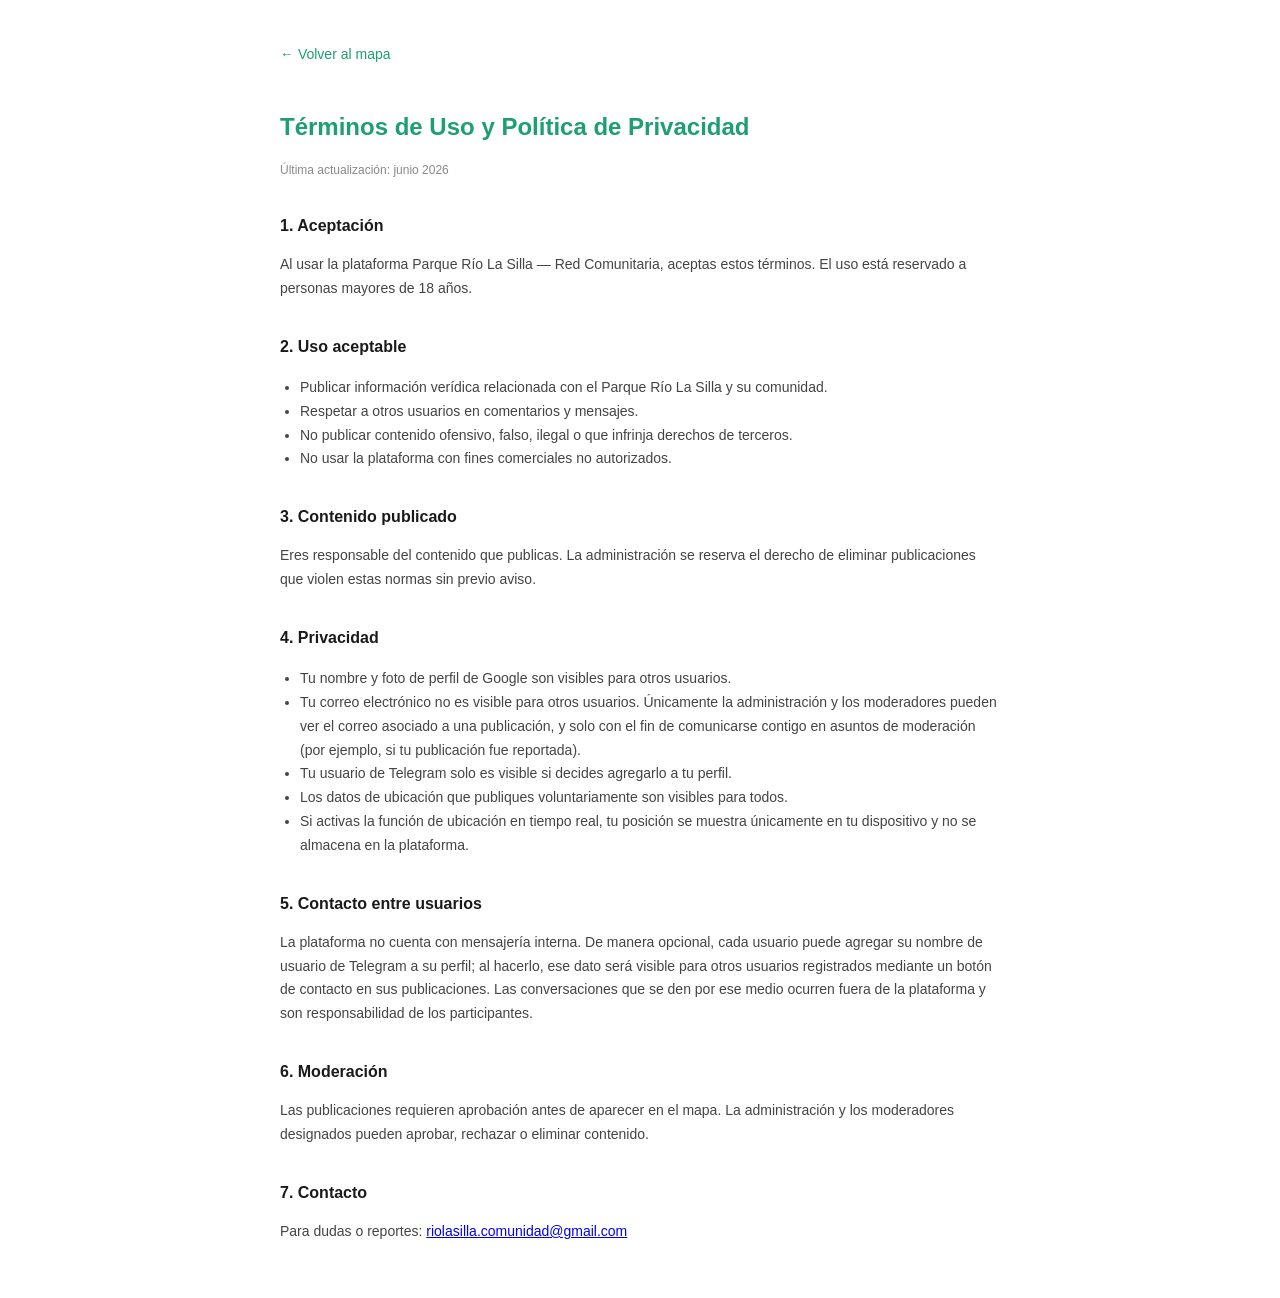
<file: terminos.html>
<!DOCTYPE html>
<html lang="es">
<head>
  <meta charset="UTF-8" />
  <meta name="viewport" content="width=device-width, initial-scale=1.0" />
  <title>Términos de Uso — Parque Río La Silla</title>
  <style>
    body { font-family: -apple-system, BlinkMacSystemFont, 'Segoe UI', sans-serif; max-width: 720px; margin: 0 auto; padding: 40px 20px; color: #1a1a1a; line-height: 1.7; }
    h1 { color: #1D9E75; font-size: 24px; margin-bottom: 8px; }
    h2 { font-size: 16px; margin-top: 32px; margin-bottom: 8px; }
    .back { display: inline-block; margin-bottom: 24px; color: #1D9E75; text-decoration: none; font-size: 14px; }
    .date { font-size: 12px; color: #888; margin-bottom: 32px; }
    p, li { font-size: 14px; color: #444; }
    ul { padding-left: 20px; }
  </style>
</head>
<body>
  <a href="index.html" class="back">← Volver al mapa</a>
  <h1>Términos de Uso y Política de Privacidad</h1>
  <p class="date">Última actualización: junio 2026</p>

  <h2>1. Aceptación</h2>
  <p>Al usar la plataforma Parque Río La Silla — Red Comunitaria, aceptas estos términos. El uso está reservado a personas mayores de 18 años.</p>

  <h2>2. Uso aceptable</h2>
  <ul>
    <li>Publicar información verídica relacionada con el Parque Río La Silla y su comunidad.</li>
    <li>Respetar a otros usuarios en comentarios y mensajes.</li>
    <li>No publicar contenido ofensivo, falso, ilegal o que infrinja derechos de terceros.</li>
    <li>No usar la plataforma con fines comerciales no autorizados.</li>
  </ul>

  <h2>3. Contenido publicado</h2>
  <p>Eres responsable del contenido que publicas. La administración se reserva el derecho de eliminar publicaciones que violen estas normas sin previo aviso.</p>

  <h2>4. Privacidad</h2>
  <ul>
    <li>Tu nombre y foto de perfil de Google son visibles para otros usuarios.</li>
    <li>Tu correo electrónico no es visible para otros usuarios. Únicamente la administración y los moderadores pueden ver el correo asociado a una publicación, y solo con el fin de comunicarse contigo en asuntos de moderación (por ejemplo, si tu publicación fue reportada).</li>
    <li>Tu usuario de Telegram solo es visible si decides agregarlo a tu perfil.</li>
    <li>Los datos de ubicación que publiques voluntariamente son visibles para todos.</li>
    <li>Si activas la función de ubicación en tiempo real, tu posición se muestra únicamente en tu dispositivo y no se almacena en la plataforma.</li>
  </ul>

  <h2>5. Contacto entre usuarios</h2>
  <p>La plataforma no cuenta con mensajería interna. De manera opcional, cada usuario puede agregar su nombre de usuario de Telegram a su perfil; al hacerlo, ese dato será visible para otros usuarios registrados mediante un botón de contacto en sus publicaciones. Las conversaciones que se den por ese medio ocurren fuera de la plataforma y son responsabilidad de los participantes.</p>

  <h2>6. Moderación</h2>
  <p>Las publicaciones requieren aprobación antes de aparecer en el mapa. La administración y los moderadores designados pueden aprobar, rechazar o eliminar contenido.</p>

  <h2>7. Contacto</h2>
  <p>Para dudas o reportes: <a href="mailto:riolasilla.comunidad@gmail.com">riolasilla.comunidad@gmail.com</a></p>
</body>
</html>
</file>
